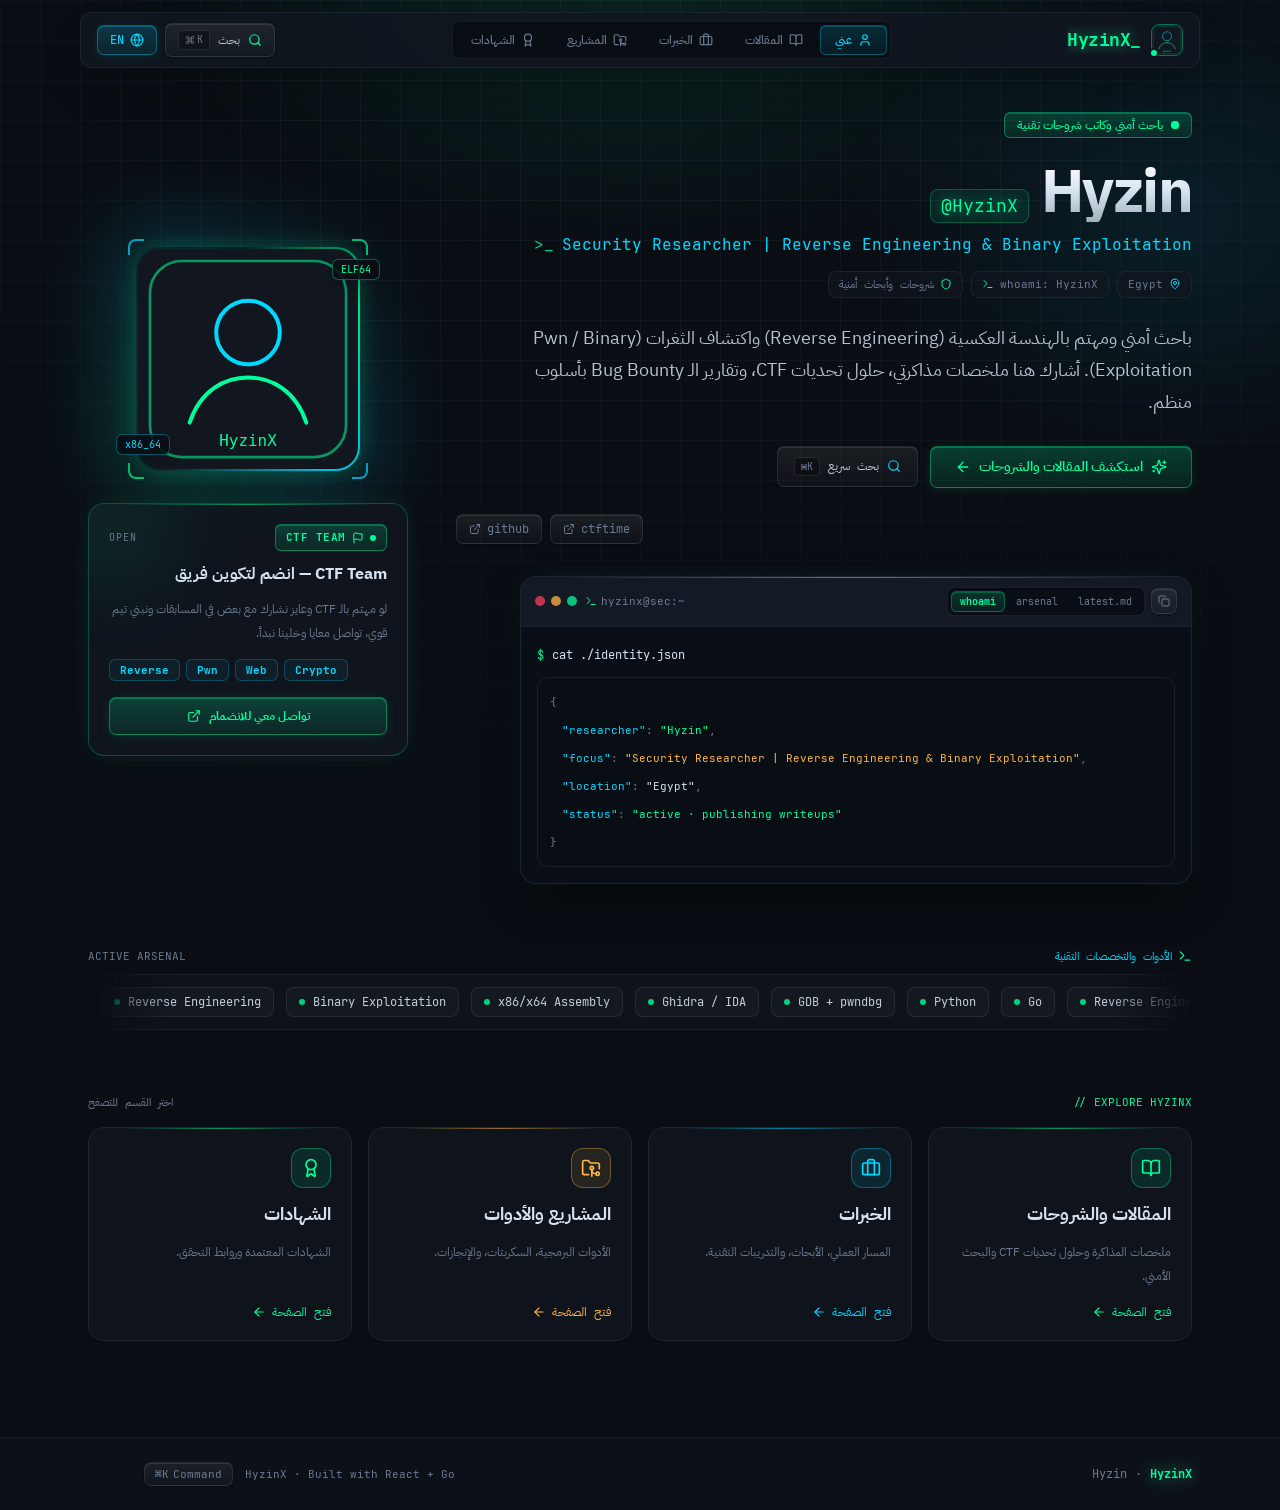
<file: index.html>
<!doctype html>
<html lang="ar" dir="rtl">
  <head>
    <meta charset="UTF-8" />
    <meta name="viewport" content="width=device-width, initial-scale=1.0" />
    <meta name="theme-color" content="#0a0e14" />
    <title>HyzinX — Writeups & Security Research</title>
    <script type="module" crossorigin src="/assets/index-C0R1Cdtu.js"></script>
    <link rel="stylesheet" crossorigin href="/assets/index-DcfeDz9N.css">
  </head>
  <body>
    <div id="root"></div>
  </body>
</html>
</file>
